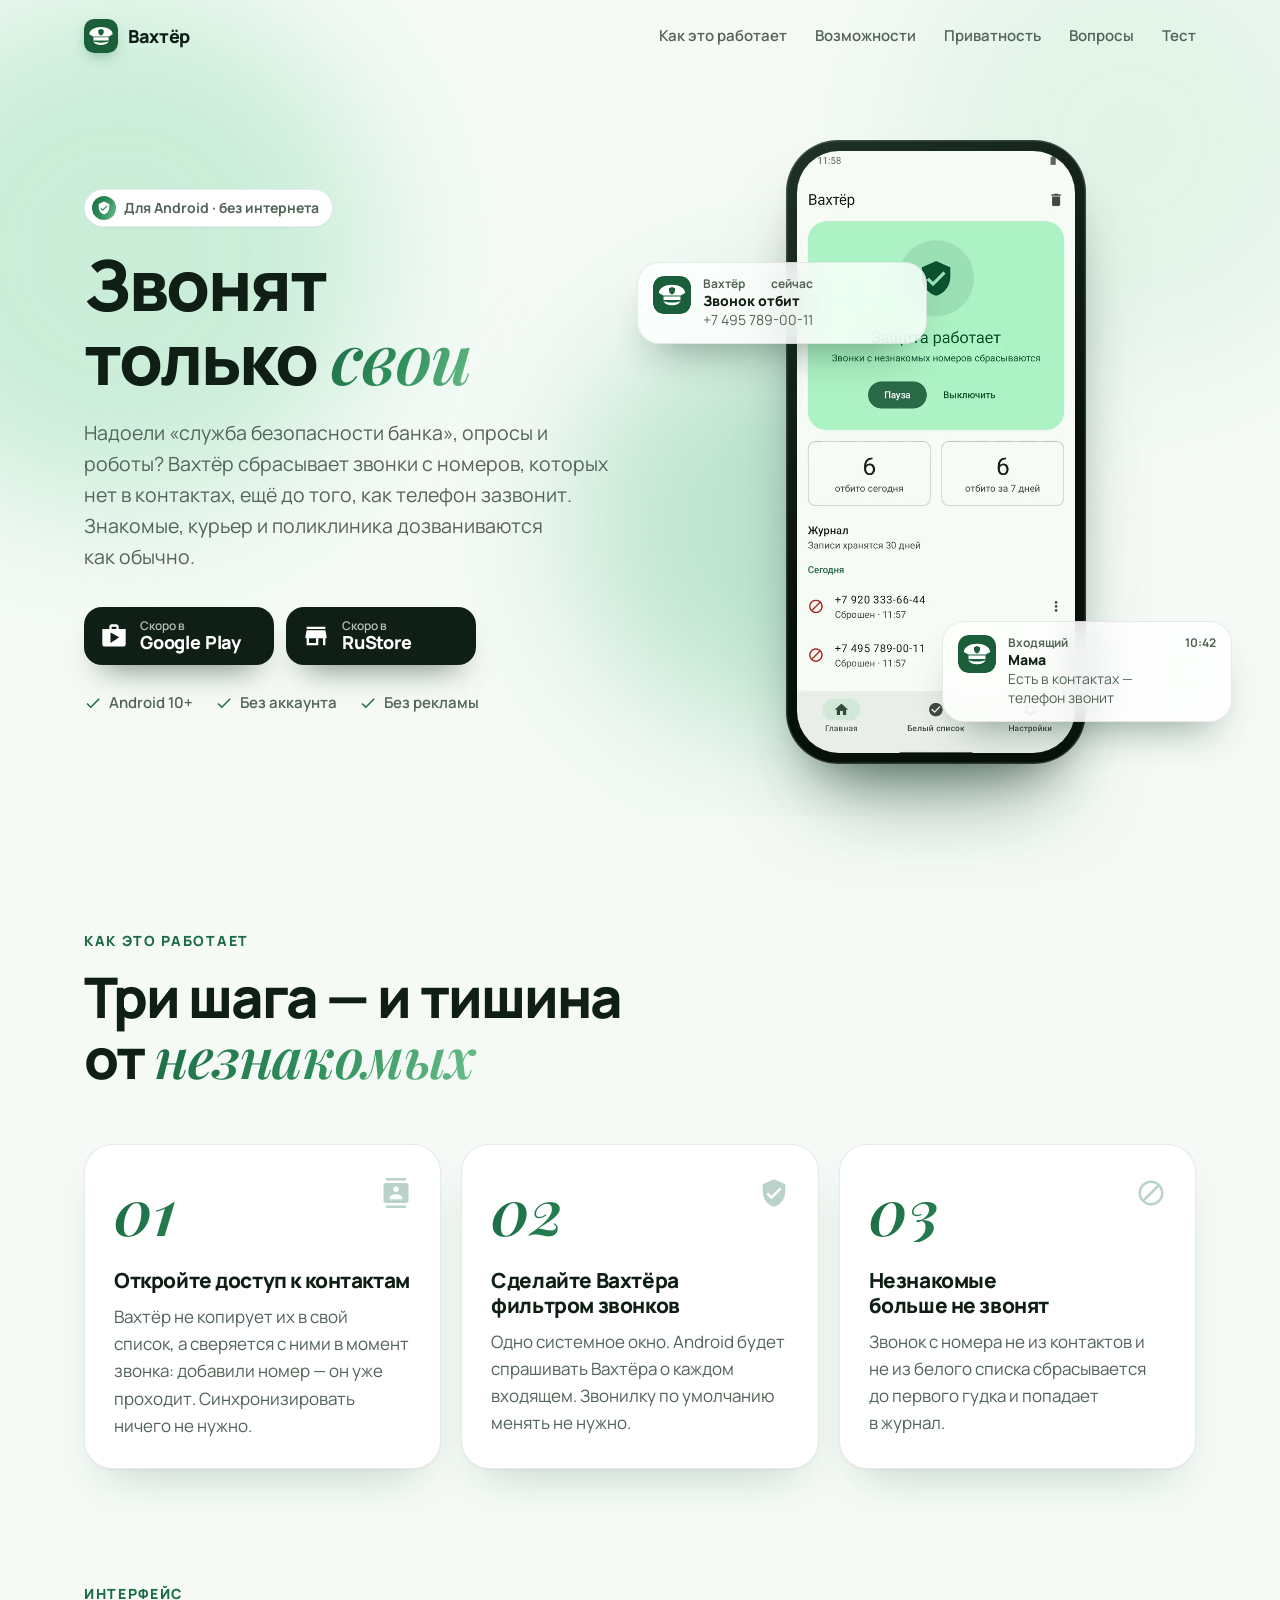
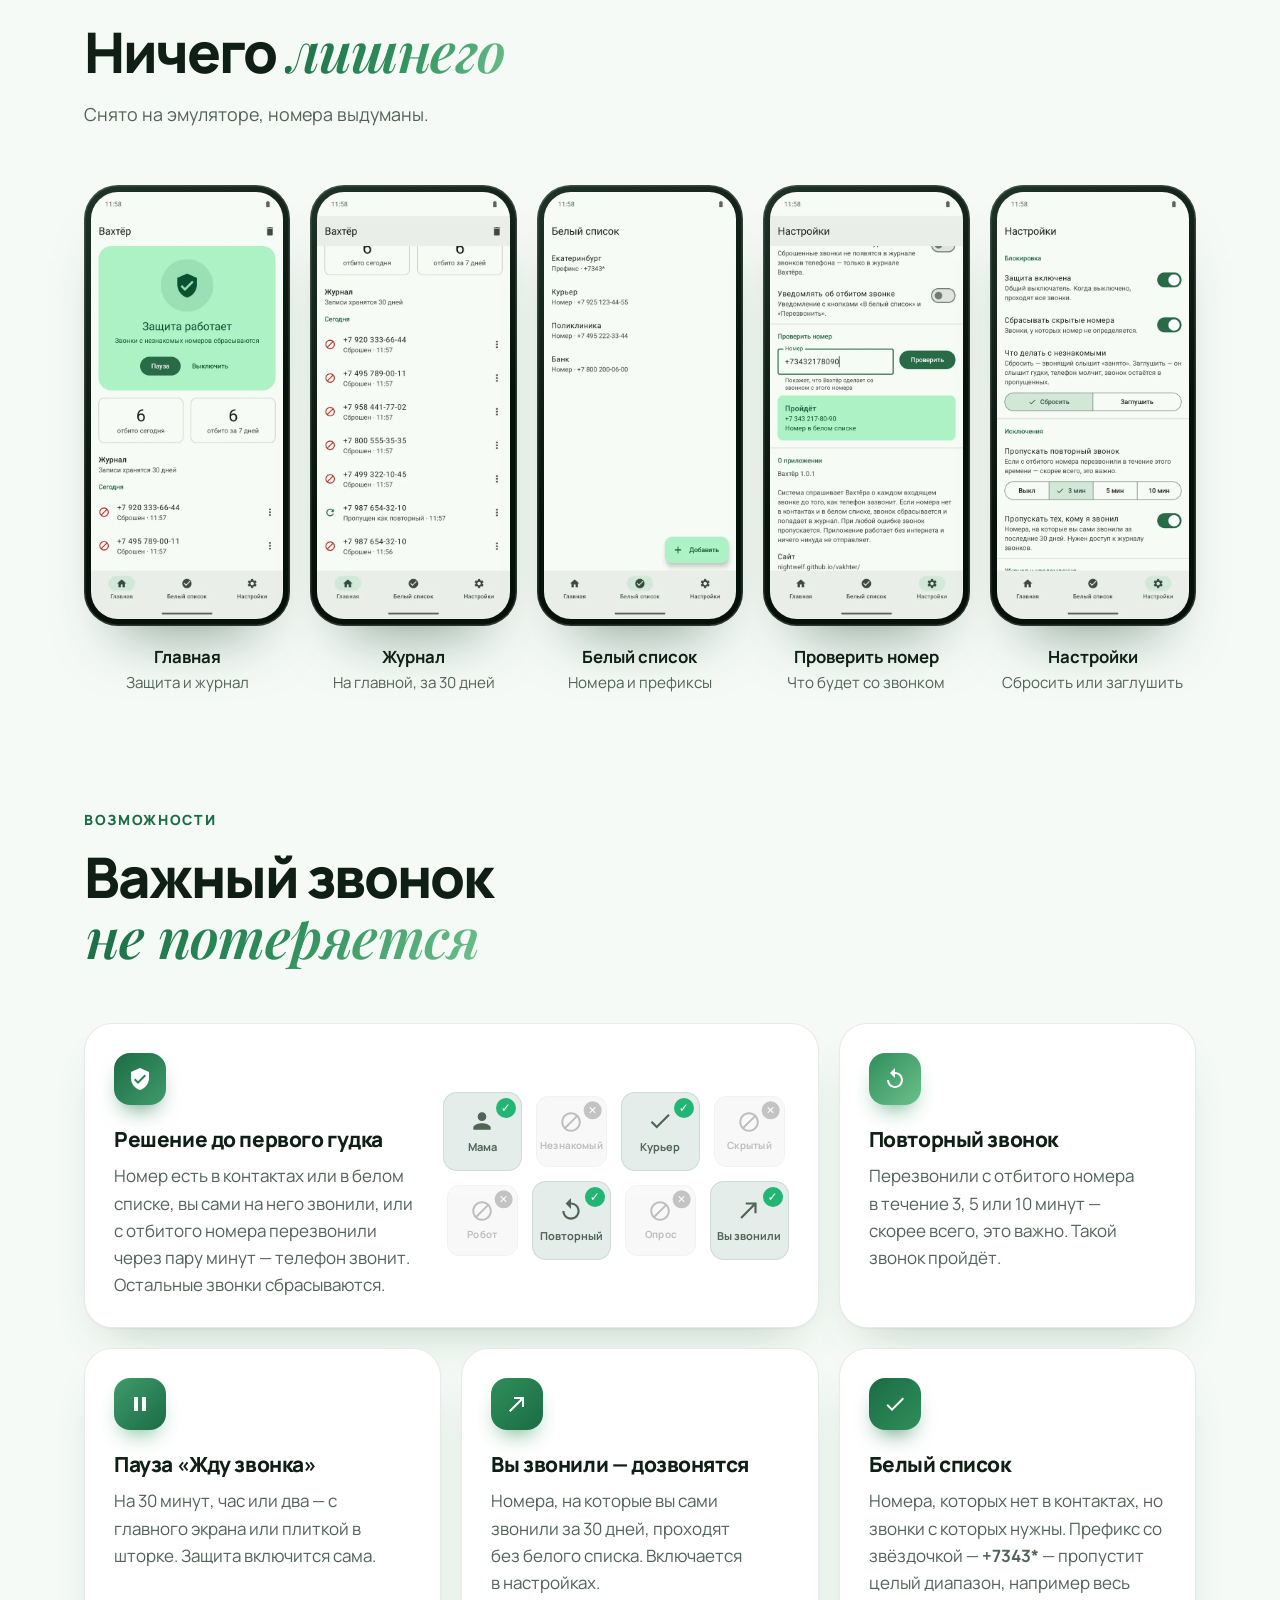
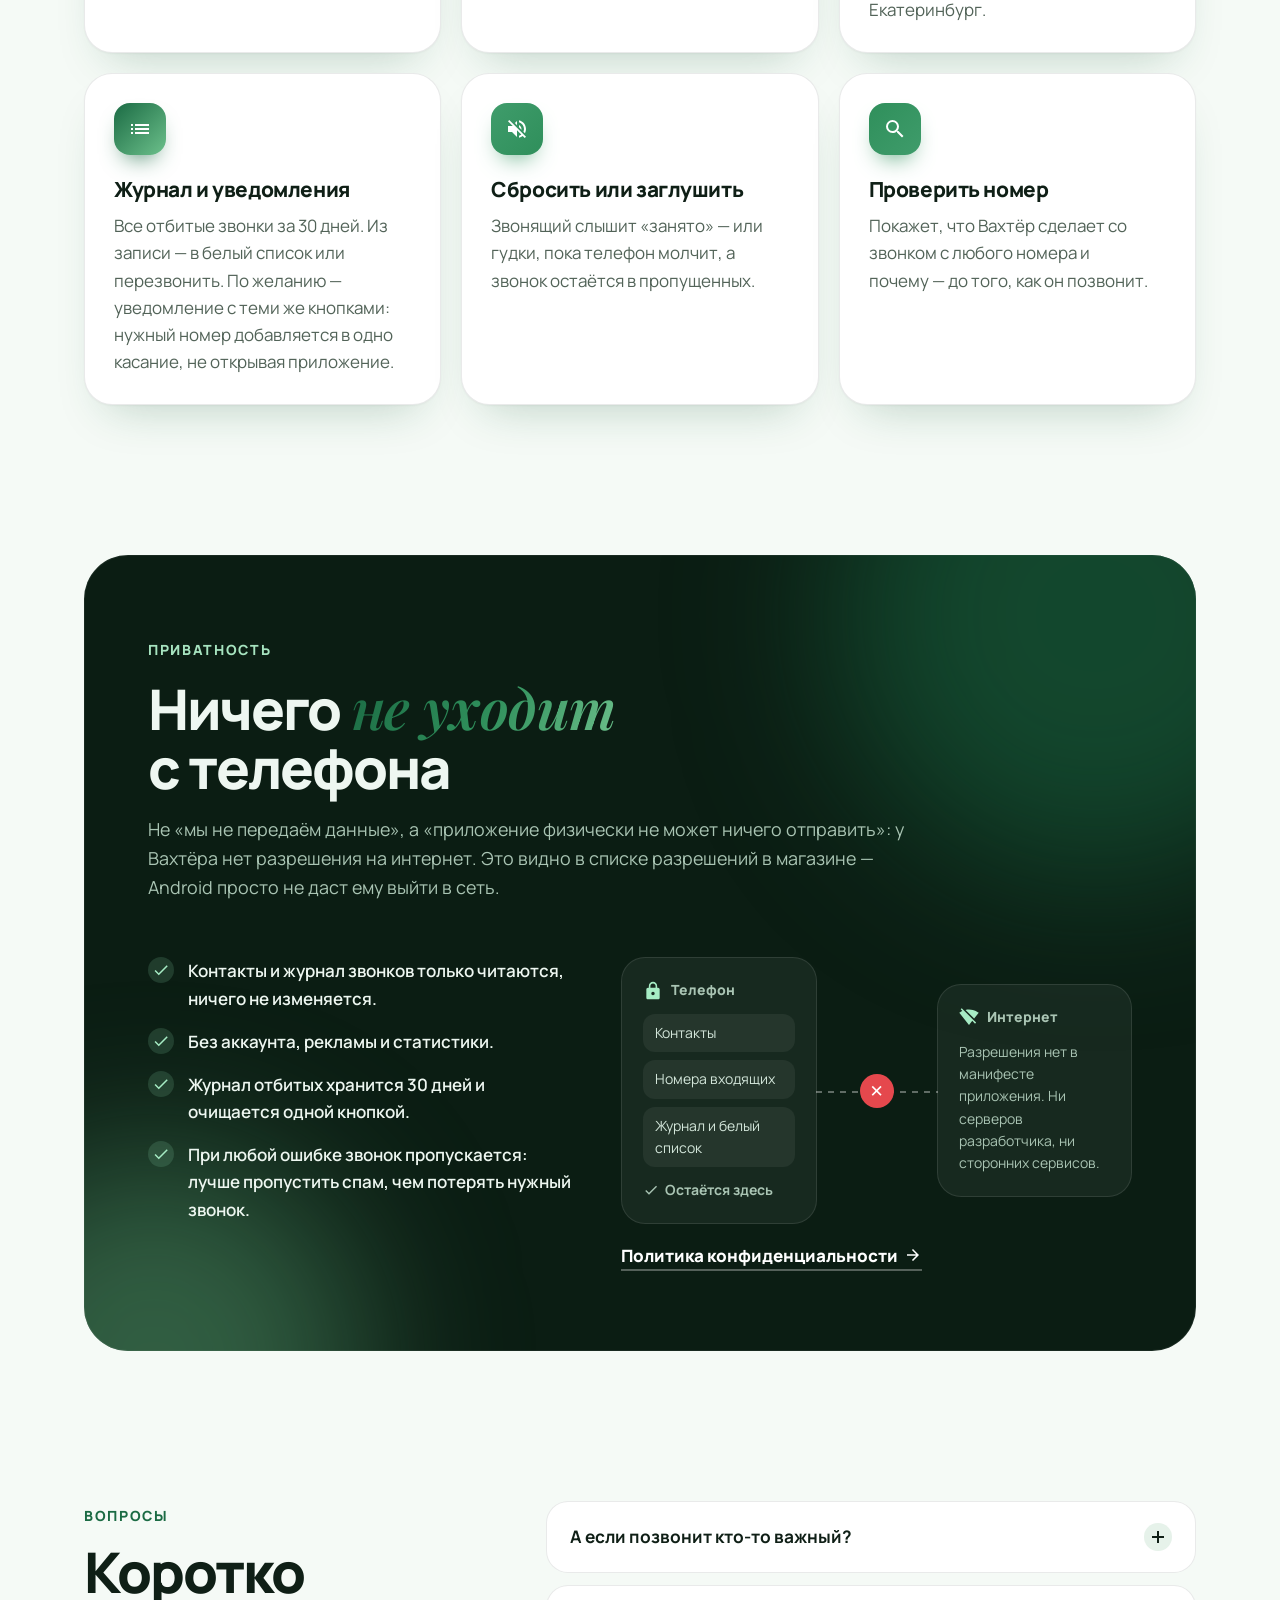
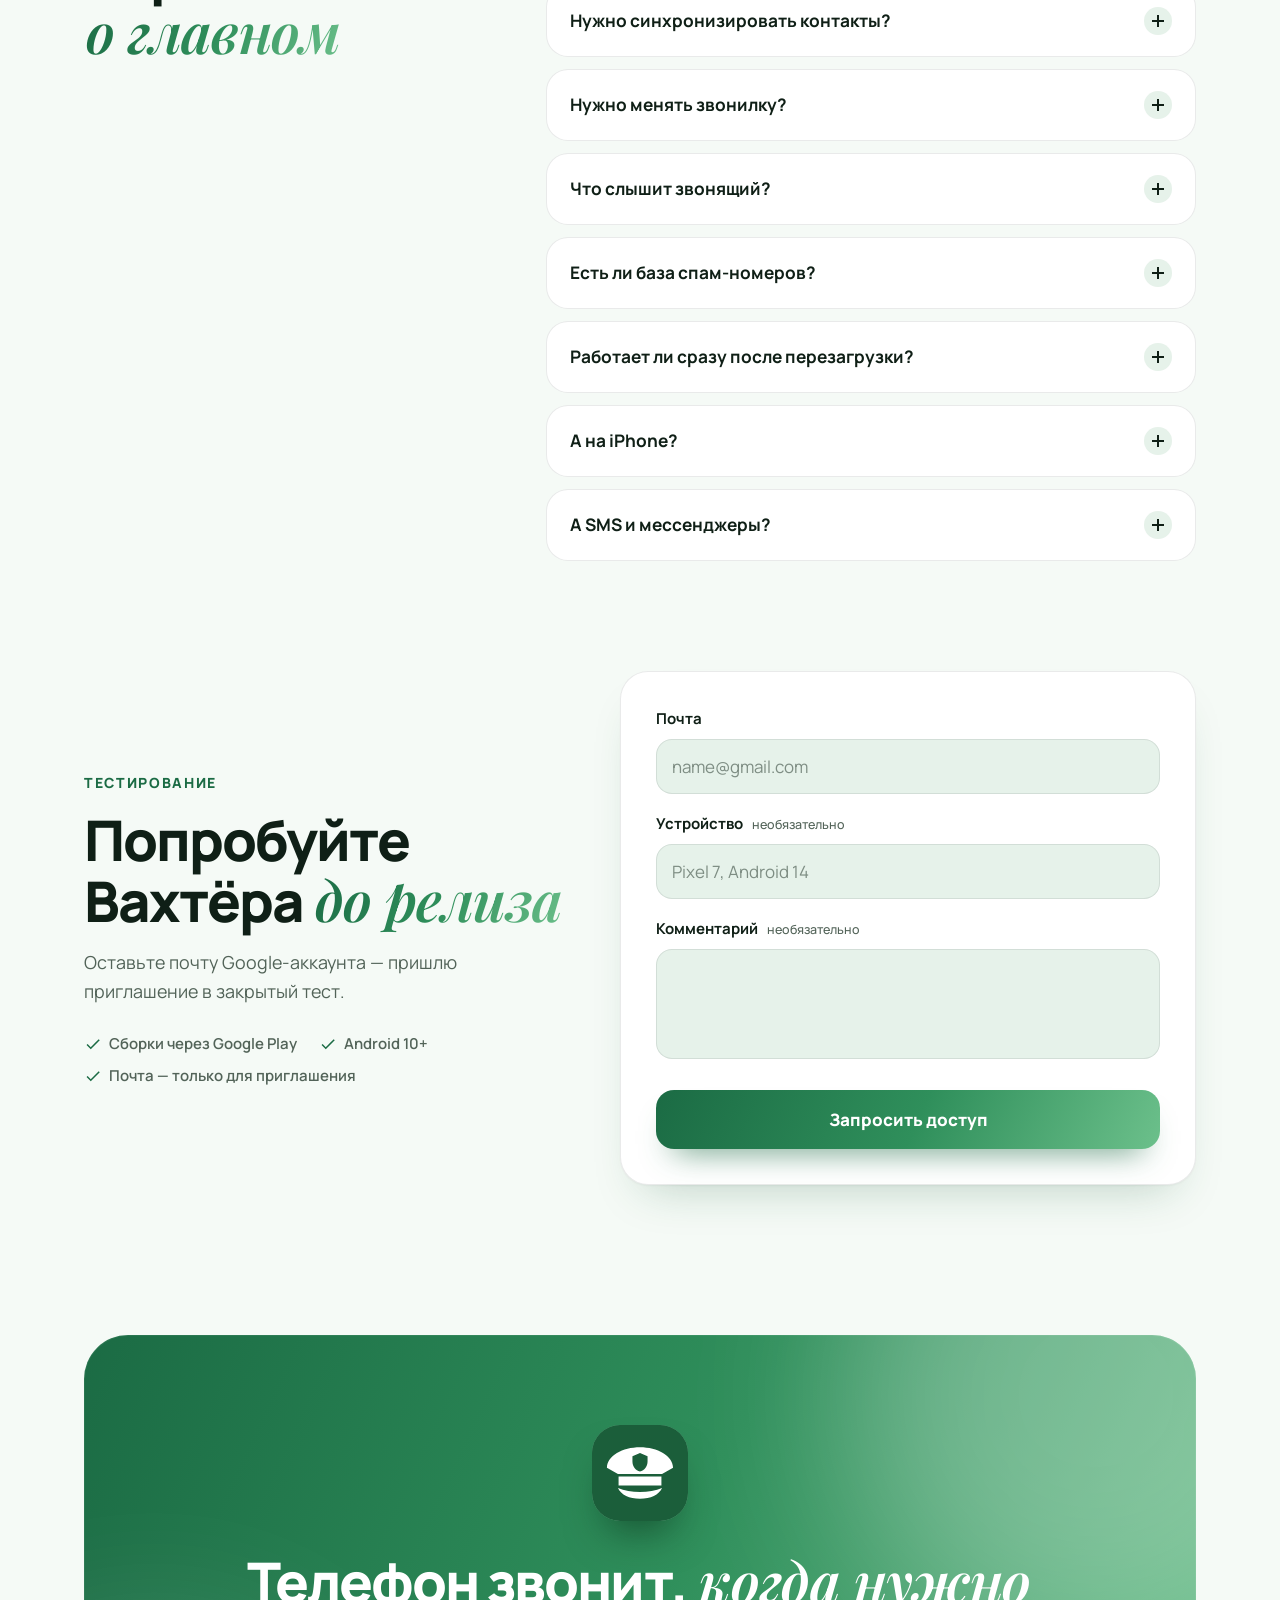
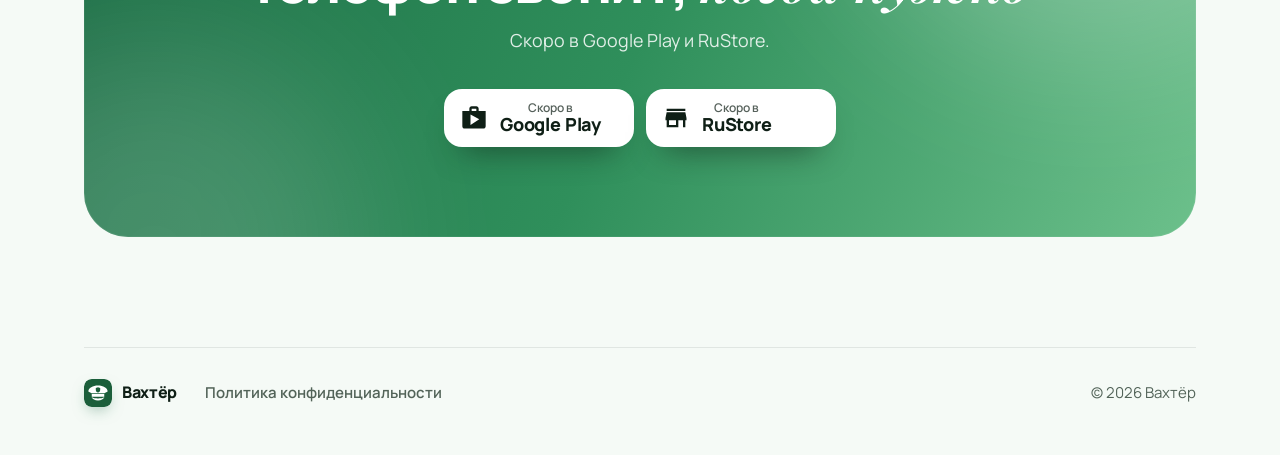
<file: index.html>
<!doctype html>
<html lang="ru">
<head>
  <meta charset="utf-8">
  <meta name="viewport" content="width=device-width, initial-scale=1">
  <title>Вахтёр — защита от спам-звонков для Android</title>
  <meta name="description" content="Вахтёр сбрасывает звонки с номеров, которых нет в контактах, ещё до того, как телефон зазвонит. Важный звонок всё равно дойдёт. Без интернета, без рекламы.">
  <meta name="theme-color" content="#1b6b44">
  <meta property="og:type" content="website">
  <meta property="og:title" content="Вахтёр">
  <meta property="og:description" content="Звонят только свои. Незнакомые номера сбрасываются ещё до первого гудка.">
  <meta property="og:url" content="https://nightwelf.github.io/vakhter/">
  <meta property="og:image" content="https://nightwelf.github.io/vakhter/assets/og.png">
  <link rel="canonical" href="https://nightwelf.github.io/vakhter/">
  <meta name="twitter:card" content="summary_large_image">
  <link rel="icon" href="assets/favicon.svg" type="image/svg+xml">
  <link rel="apple-touch-icon" href="assets/apple-touch-icon.png">
  <link rel="preload" href="assets/fonts/manrope-cyrillic.woff2" as="font" type="font/woff2" crossorigin>
  <link rel="stylesheet" href="assets/style.css">
  <script>document.documentElement.classList.add("js");</script>
  <script src="assets/main.js" defer></script>
</head>
<body>

<svg class="sprite" aria-hidden="true" focusable="false">
  <!-- Icons: Material Icons (Apache 2.0). -->
  <symbol id="i-shield" viewBox="0 0 24 24"><path d="M12 1 3 5v6c0 5.55 3.84 10.74 9 12 5.16-1.26 9-6.45 9-12V5l-9-4zm-2 16-4-4 1.41-1.41L10 14.17l6.59-6.59L18 9l-8 8z"/></symbol>
  <symbol id="i-check" viewBox="0 0 24 24"><path d="M9 16.17 4.83 12l-1.42 1.41L9 19 21 7l-1.41-1.41z"/></symbol>
  <symbol id="i-shop" viewBox="0 0 24 24"><path d="M16 6V4c0-1.11-.89-2-2-2h-4c-1.11 0-2 .89-2 2v2H2v13c0 1.11.89 2 2 2h16c1.11 0 2-.89 2-2V6h-6zm-6-2h4v2h-4V4zM9 18V9l7.5 4L9 18z"/></symbol>
  <symbol id="i-store" viewBox="0 0 24 24"><path d="M20 4H4v2h16V4zm1 10v-2l-1-5H4l-1 5v2h1v6h10v-6h4v6h2v-6h1zm-9 4H6v-4h6v4z"/></symbol>
  <symbol id="i-contacts" viewBox="0 0 24 24"><path d="M20 0H4v2h16V0zM4 24h16v-2H4v2zM20 4H4c-1.1 0-2 .9-2 2v12c0 1.1.9 2 2 2h16c1.1 0 2-.9 2-2V6c0-1.1-.9-2-2-2zm-8 2.75c1.24 0 2.25 1.01 2.25 2.25s-1.01 2.25-2.25 2.25S9.75 10.24 9.75 9 10.76 6.75 12 6.75zM17 17H7v-1.5c0-1.67 3.33-2.5 5-2.5s5 .83 5 2.5V17z"/></symbol>
  <symbol id="i-block" viewBox="0 0 24 24"><path d="M12 2C6.48 2 2 6.48 2 12s4.48 10 10 10 10-4.48 10-10S17.52 2 12 2zM4 12c0-4.42 3.58-8 8-8 1.85 0 3.55.63 4.9 1.69L5.69 16.9A7.902 7.902 0 0 1 4 12zm8 8c-1.85 0-3.55-.63-4.9-1.69L18.31 7.1A7.902 7.902 0 0 1 20 12c0 4.42-3.58 8-8 8z"/></symbol>
  <symbol id="i-replay" viewBox="0 0 24 24"><path d="M12 5V1L7 6l5 5V7c3.31 0 6 2.69 6 6s-2.69 6-6 6-6-2.69-6-6H4c0 4.42 3.58 8 8 8s8-3.58 8-8-3.58-8-8-8z"/></symbol>
  <symbol id="i-pause" viewBox="0 0 24 24"><path d="M6 19h4V5H6v14zm8-14v14h4V5h-4z"/></symbol>
  <symbol id="i-list" viewBox="0 0 24 24"><path d="M3 13h2v-2H3v2zm0 4h2v-2H3v2zm0-8h2V7H3v2zm4 4h14v-2H7v2zm0 4h14v-2H7v2zM7 7v2h14V7H7z"/></symbol>
  <symbol id="i-outgoing" viewBox="0 0 24 24"><path d="M9 5v2h6.59L4 18.59 5.41 20 17 8.41V15h2V5z"/></symbol>
  <symbol id="i-search" viewBox="0 0 24 24"><path d="M15.5 14h-.79l-.28-.27A6.471 6.471 0 0 0 16 9.5 6.5 6.5 0 1 0 9.5 16c1.61 0 3.09-.59 4.23-1.57l.27.28v.79l5 4.99L20.49 19l-4.99-5zm-6 0C7.01 14 5 11.99 5 9.5S7.01 5 9.5 5 14 7.01 14 9.5 11.99 14 9.5 14z"/></symbol>
  <symbol id="i-volume-off" viewBox="0 0 24 24"><path d="M16.5 12c0-1.77-1.02-3.29-2.5-4.03v2.21l2.45 2.45c.03-.2.05-.41.05-.63zm2.5 0c0 .94-.2 1.82-.54 2.64l1.51 1.51A8.796 8.796 0 0 0 21 12c0-4.28-2.99-7.86-7-8.77v2.06c2.89.86 5 3.54 5 6.71zM4.27 3 3 4.27 7.73 9H3v6h4l5 5v-6.73l4.25 4.25c-.67.52-1.42.93-2.25 1.18v2.06a8.99 8.99 0 0 0 3.69-1.81L19.73 21 21 19.73l-9-9L4.27 3zM12 4 9.91 6.09 12 8.18V4z"/></symbol>
  <symbol id="i-bell" viewBox="0 0 24 24"><path d="M12 22c1.1 0 2-.9 2-2h-4c0 1.1.89 2 2 2zm6-6v-5c0-3.07-1.64-5.64-4.5-6.32V4c0-.83-.67-1.5-1.5-1.5s-1.5.67-1.5 1.5v.68C7.63 5.36 6 7.92 6 11v5l-2 2v1h16v-1l-2-2z"/></symbol>
  <symbol id="i-person" viewBox="0 0 24 24"><path d="M12 12c2.21 0 4-1.79 4-4s-1.79-4-4-4-4 1.79-4 4 1.79 4 4 4zm0 2c-2.67 0-8 1.34-8 4v2h16v-2c0-2.66-5.33-4-8-4z"/></symbol>
  <symbol id="i-lock" viewBox="0 0 24 24"><path d="M18 8h-1V6c0-2.76-2.24-5-5-5S7 3.24 7 6v2H6c-1.1 0-2 .9-2 2v10c0 1.1.9 2 2 2h12c1.1 0 2-.9 2-2V10c0-1.1-.9-2-2-2zm-6 9c-1.1 0-2-.9-2-2s.9-2 2-2 2 .9 2 2-.9 2-2 2zm3.1-9H8.9V6c0-1.71 1.39-3.1 3.1-3.1 1.71 0 3.1 1.39 3.1 3.1v2z"/></symbol>
  <symbol id="i-wifi-off" viewBox="0 0 24 24"><path d="M23.64 7c-.45-.34-4.93-4-11.64-4-1.5 0-2.89.19-4.15.48L18.18 13.8 23.64 7zm-6.6 8.22L3.27 1.44 2 2.72l2.05 2.06C1.91 5.76.59 6.82.36 7l11.63 14.49.01.01.01-.01 3.9-4.86 3.32 3.32 1.27-1.27-3.46-3.46z"/></symbol>
  <symbol id="i-arrow" viewBox="0 0 24 24"><path d="m12 4-1.41 1.41L16.17 11H4v2h12.17l-5.58 5.59L12 20l8-8z"/></symbol>
</svg>

<a class="skip" href="#main">К содержанию</a>

<header class="header">
  <div class="wrap">
    <a class="brand" href="./"><img src="assets/favicon.svg" alt="" width="34" height="34"><span>Вахтёр</span></a>
    <nav class="nav" aria-label="Разделы">
      <a href="#how">Как это работает</a>
      <a href="#features">Возможности</a>
      <a href="#privacy">Приватность</a>
      <a href="#faq">Вопросы</a>
      <a href="#beta">Тест</a>
    </nav>
  </div>
</header>

<main id="main">

  <section class="hero">
    <div class="aurora" aria-hidden="true"><span></span><span></span><span></span></div>
    <div class="wrap">
      <div>
        <span class="eyebrow"><i><svg class="ic"><use href="#i-shield"/></svg></i>Для Android · без интернета</span>
        <h1>Звонят только <em>свои</em></h1>
        <p class="lead">Надоели «служба безопасности банка», опросы и роботы? Вахтёр сбрасывает звонки с номеров, которых нет в контактах, ещё до того, как телефон зазвонит. Знакомые, курьер и поликлиника дозваниваются как обычно.</p>
        <!-- Not in the stores yet: swap in the real store links after publishing. -->
        <div class="stores">
          <a class="store" aria-disabled="true"><svg class="ic"><use href="#i-shop"/></svg>
            <span><small>Скоро в</small><b>Google Play</b></span></a>
          <a class="store" aria-disabled="true"><svg class="ic"><use href="#i-store"/></svg>
            <span><small>Скоро в</small><b>RuStore</b></span></a>
        </div>
        <ul class="facts">
          <li><svg class="ic"><use href="#i-check"/></svg>Android 10+</li>
          <li><svg class="ic"><use href="#i-check"/></svg>Без аккаунта</li>
          <li><svg class="ic"><use href="#i-check"/></svg>Без рекламы</li>
        </ul>
      </div>

      <div class="visual" aria-hidden="true">
        <div class="notif">
          <img src="assets/favicon.svg" alt="" width="38" height="38">
          <div>
            <p><span>Вахтёр</span><span>сейчас</span></p>
            <strong>Звонок отбит</strong>
            <p>+7 495 789-00-11</p>
          </div>
        </div>
        <div class="phone">
          <div class="screen"><img src="assets/shots/1_home.webp" alt="" width="540" height="1200"></div>
        </div>
        <div class="notif n2">
          <img src="assets/favicon.svg" alt="" width="38" height="38">
          <div>
            <p><span>Входящий</span><span>10:42</span></p>
            <strong>Мама</strong>
            <p>Есть в контактах&nbsp;— телефон звонит</p>
          </div>
        </div>
      </div>
    </div>
  </section>

  <section class="section" id="how">
    <div class="wrap">
      <div class="head reveal">
        <span class="kicker">Как это работает</span>
        <h2>Три шага&nbsp;— и тишина от <em>незнакомых</em></h2>
      </div>
      <div class="steps">
        <article class="card step reveal">
          <svg class="ic"><use href="#i-contacts"/></svg>
          <h3>Откройте доступ к контактам</h3>
          <p>Вахтёр не копирует их в свой список, а сверяется с ними в момент звонка: добавили номер&nbsp;— он уже проходит. Синхронизировать ничего не нужно.</p>
        </article>
        <article class="card step reveal" style="--delay:.1s">
          <svg class="ic"><use href="#i-shield"/></svg>
          <h3>Сделайте Вахтёра фильтром звонков</h3>
          <p>Одно системное окно. Android будет спрашивать Вахтёра о каждом входящем. Звонилку по умолчанию менять не нужно.</p>
        </article>
        <article class="card step reveal" style="--delay:.2s">
          <svg class="ic"><use href="#i-block"/></svg>
          <h3>Незнакомые больше не звонят</h3>
          <p>Звонок с номера не из контактов и не из белого списка сбрасывается до первого гудка и попадает в журнал.</p>
        </article>
      </div>
    </div>
  </section>

  <section class="section" id="screens" style="padding-top:0">
    <div class="wrap">
      <div class="head reveal">
        <span class="kicker">Интерфейс</span>
        <h2>Ничего <em>лишнего</em></h2>
        <p>Снято на эмуляторе, номера выдуманы.</p>
      </div>
      <div class="shots">
        <figure class="shot reveal">
          <div class="frame"><img src="assets/shots/1_home.webp" alt="Главный экран: защита работает, отбито сегодня 6 звонков" width="540" height="1200" loading="lazy"></div>
          <figcaption><b>Главная</b>Защита и журнал</figcaption>
        </figure>
        <figure class="shot reveal" style="--delay:.08s">
          <div class="frame"><img src="assets/shots/2_journal.webp" alt="Журнал отбитых звонков на главном экране" width="540" height="1200" loading="lazy"></div>
          <figcaption><b>Журнал</b>На главной, за 30 дней</figcaption>
        </figure>
        <figure class="shot reveal" style="--delay:.16s">
          <div class="frame"><img src="assets/shots/3_whitelist.webp" alt="Белый список: банк, поликлиника, курьер, префикс +7343" width="540" height="1200" loading="lazy"></div>
          <figcaption><b>Белый список</b>Номера и префиксы</figcaption>
        </figure>
        <figure class="shot reveal" style="--delay:.24s">
          <div class="frame"><img src="assets/shots/4_check.webp" alt="Проверка номера: пройдёт, номер в белом списке" width="540" height="1200" loading="lazy"></div>
          <figcaption><b>Проверить номер</b>Что будет со звонком</figcaption>
        </figure>
        <figure class="shot reveal" style="--delay:.32s">
          <div class="frame"><img src="assets/shots/5_settings.webp" alt="Настройки блокировки и исключений" width="540" height="1200" loading="lazy"></div>
          <figcaption><b>Настройки</b>Сбросить или заглушить</figcaption>
        </figure>
      </div>
    </div>
  </section>

  <section class="section" id="features" style="padding-top:0">
    <div class="wrap">
      <div class="head reveal">
        <span class="kicker">Возможности</span>
        <h2>Важный звонок <em>не потеряется</em></h2>
      </div>
      <div class="bento">
        <article class="card wide reveal">
          <div>
            <span class="badge" style="--c1:#1b6b44;--c2:#3f9c6b"><svg class="ic"><use href="#i-shield"/></svg></span>
            <h3>Решение до первого гудка</h3>
            <p>Номер есть в контактах или в белом списке, вы сами на него звонили, или с отбитого номера перезвонили через пару минут&nbsp;— телефон звонит. Остальные звонки сбрасываются.</p>
          </div>
          <div class="tiles" aria-hidden="true">
            <div class="tile good"><svg class="ic"><use href="#i-person"/></svg>Мама</div>
            <div class="tile bad" style="--d:.15s"><svg class="ic"><use href="#i-block"/></svg>Незнакомый</div>
            <div class="tile good" style="--d:.3s"><svg class="ic"><use href="#i-check"/></svg>Курьер</div>
            <div class="tile bad" style="--d:.45s"><svg class="ic"><use href="#i-block"/></svg>Скрытый</div>
            <div class="tile bad" style="--d:.6s"><svg class="ic"><use href="#i-block"/></svg>Робот</div>
            <div class="tile good" style="--d:.75s"><svg class="ic"><use href="#i-replay"/></svg>Повторный</div>
            <div class="tile bad" style="--d:.9s"><svg class="ic"><use href="#i-block"/></svg>Опрос</div>
            <div class="tile good" style="--d:1.05s"><svg class="ic"><use href="#i-outgoing"/></svg>Вы звонили</div>
          </div>
        </article>
        <article class="card reveal" style="--delay:.1s">
          <span class="badge" style="--c1:#2f8f5b;--c2:#6cc08b"><svg class="ic"><use href="#i-replay"/></svg></span>
          <h3>Повторный звонок</h3>
          <p>Перезвонили с отбитого номера в течение 3, 5 или 10 минут&nbsp;— скорее всего, это важно. Такой звонок пройдёт.</p>
        </article>
        <article class="card reveal">
          <span class="badge" style="--c1:#3f9c6b;--c2:#1b6b44"><svg class="ic"><use href="#i-pause"/></svg></span>
          <h3>Пауза «Жду звонка»</h3>
          <p>На 30 минут, час или два&nbsp;— с главного экрана или плиткой в шторке. Защита включится сама.</p>
        </article>
        <article class="card reveal" style="--delay:.1s">
          <span class="badge" style="--c1:#2f8f5b;--c2:#1b6b44"><svg class="ic"><use href="#i-outgoing"/></svg></span>
          <h3>Вы звонили&nbsp;— дозвонятся</h3>
          <p>Номера, на которые вы сами звонили за 30 дней, проходят без белого списка. Включается в настройках.</p>
        </article>
        <article class="card reveal" style="--delay:.2s">
          <span class="badge" style="--c1:#1b6b44;--c2:#2f8f5b"><svg class="ic"><use href="#i-check"/></svg></span>
          <h3>Белый список</h3>
          <p>Номера, которых нет в контактах, но звонки с которых нужны. Префикс со звёздочкой&nbsp;— <b>+7343*</b>&nbsp;— пропустит целый диапазон, например весь Екатеринбург.</p>
        </article>
        <article class="card reveal">
          <span class="badge" style="--c1:#1b6b44;--c2:#6cc08b"><svg class="ic"><use href="#i-list"/></svg></span>
          <h3>Журнал и уведомления</h3>
          <p>Все отбитые звонки за 30 дней. Из записи&nbsp;— в белый список или перезвонить. По желанию&nbsp;— уведомление с теми же кнопками: нужный номер добавляется в одно касание, не открывая приложение.</p>
        </article>
        <article class="card reveal" style="--delay:.1s">
          <span class="badge" style="--c1:#3f9c6b;--c2:#2f8f5b"><svg class="ic"><use href="#i-volume-off"/></svg></span>
          <h3>Сбросить или заглушить</h3>
          <p>Звонящий слышит «занято»&nbsp;— или гудки, пока телефон молчит, а звонок остаётся в пропущенных.</p>
        </article>
        <article class="card reveal" style="--delay:.2s">
          <span class="badge" style="--c1:#2f8f5b;--c2:#3f9c6b"><svg class="ic"><use href="#i-search"/></svg></span>
          <h3>Проверить номер</h3>
          <p>Покажет, что Вахтёр сделает со звонком с любого номера и почему&nbsp;— до того, как он позвонит.</p>
        </article>
      </div>
    </div>
  </section>

  <section class="privacy" id="privacy">
    <div class="wrap">
      <div class="island">
        <div class="head reveal">
          <span class="kicker">Приватность</span>
          <h2>Ничего <em>не уходит</em> с телефона</h2>
          <p>Не «мы не передаём данные», а «приложение физически не может ничего отправить»: у Вахтёра нет разрешения на интернет. Это видно в списке разрешений в магазине&nbsp;— Android просто не даст ему выйти в сеть.</p>
        </div>
        <div class="privacy-grid">
          <ul class="checks reveal">
            <li><svg class="ic"><use href="#i-check"/></svg><span>Контакты и журнал звонков только читаются, ничего не изменяется.</span></li>
            <li><svg class="ic"><use href="#i-check"/></svg><span>Без аккаунта, рекламы и статистики.</span></li>
            <li><svg class="ic"><use href="#i-check"/></svg><span>Журнал отбитых хранится 30 дней и очищается одной кнопкой.</span></li>
            <li><svg class="ic"><use href="#i-check"/></svg><span>При любой ошибке звонок пропускается: лучше пропустить спам, чем потерять нужный звонок.</span></li>
          </ul>
          <div class="reveal" style="--delay:.15s">
            <div class="flow">
              <div class="node">
                <p class="node-title"><svg class="ic"><use href="#i-lock"/></svg>Телефон</p>
                <ul>
                  <li>Контакты</li>
                  <li>Номера входящих</li>
                  <li>Журнал и белый список</li>
                </ul>
                <p class="node-note"><svg class="ic"><use href="#i-check"/></svg>Остаётся здесь</p>
              </div>
              <div class="track" aria-hidden="true"><b>✕</b></div>
              <div class="node">
                <p class="node-title"><svg class="ic"><use href="#i-wifi-off"/></svg>Интернет</p>
                <p>Разрешения нет в манифесте приложения. Ни серверов разработчика, ни сторонних сервисов.</p>
              </div>
            </div>
            <a class="more" href="privacy.html">Политика конфиденциальности <svg class="ic"><use href="#i-arrow"/></svg></a>
          </div>
        </div>
      </div>
    </div>
  </section>

  <section class="section" id="faq">
    <div class="wrap faq">
      <div class="head reveal">
        <span class="kicker">Вопросы</span>
        <h2>Коротко <em>о главном</em></h2>
      </div>
      <div class="qa reveal">
        <details>
          <summary>А если позвонит кто-то важный?</summary>
          <p>Для этого есть повторный звонок (перезвонили в течение нескольких минут&nbsp;— пройдёт), пауза «Жду звонка», белый список и «Пропускать тех, кому я звонил». Каждый отбитый звонок виден в журнале, а по желанию приходит уведомление с кнопкой «Перезвонить».</p>
        </details>
        <details>
          <summary>Нужно синхронизировать контакты?</summary>
          <p>Нет. Вахтёр не хранит копию телефонной книги, а проверяет номер по контактам в момент звонка. Добавили или удалили контакт&nbsp;— это сразу учитывается, и защита не может остаться с пустым списком и отбивать всех подряд.</p>
        </details>
        <details>
          <summary>Нужно менять звонилку?</summary>
          <p>Нет. Вахтёр использует системную роль «Определитель номера и защита от спама»: звоните и принимайте звонки как раньше.</p>
        </details>
        <details>
          <summary>Что слышит звонящий?</summary>
          <p>В режиме «Сбросить»&nbsp;— «занято». В режиме «Заглушить»&nbsp;— обычные гудки: телефон молчит, а звонок остаётся в пропущенных.</p>
        </details>
        <details>
          <summary>Есть ли база спам-номеров?</summary>
          <p>Нет, и это намеренно. Вахтёр не гадает, кто спамер, а пропускает только своих. Поэтому ему не нужны ни интернет, ни обновления баз&nbsp;— и новый номер мошенника тоже не дозвонится.</p>
        </details>
        <details>
          <summary>Работает ли сразу после перезагрузки?</summary>
          <p>До первой разблокировки телефона контакты и настройки зашифрованы, и в это время звонки проходят. После разблокировки защита работает как обычно.</p>
        </details>
        <details>
          <summary>А на iPhone?</summary>
          <p>Вахтёр&nbsp;— только для Android 10 и новее.</p>
        </details>
        <details>
          <summary>А SMS и мессенджеры?</summary>
          <p>Нет, Вахтёр фильтрует только обычные сотовые звонки. SMS и звонки в WhatsApp, Telegram и других мессенджерах он не трогает.</p>
        </details>
      </div>
    </div>
  </section>

  <section class="section" id="beta" style="padding-top:0">
    <div class="wrap beta">
      <div class="head reveal">
        <span class="kicker">Тестирование</span>
        <h2>Попробуйте Вахтёра <em>до релиза</em></h2>
        <p>Оставьте почту Google-аккаунта&nbsp;— пришлю приглашение в&nbsp;закрытый тест.</p>
        <ul class="facts">
          <li><svg class="ic"><use href="#i-check"/></svg>Сборки через Google Play</li>
          <li><svg class="ic"><use href="#i-check"/></svg>Android 10+</li>
          <li><svg class="ic"><use href="#i-check"/></svg>Почта&nbsp;— только для приглашения</li>
        </ul>
      </div>

      <form class="card beta-form reveal" id="beta-form">
        <input type="hidden" name="app" value="vakhter">
        <label><span>Почта</span><input type="email" name="email" required maxlength="200" autocomplete="email" placeholder="name@gmail.com"></label>
        <label><span>Устройство <small>необязательно</small></span><input name="device" maxlength="100" placeholder="Pixel 7, Android 14"></label>
        <label><span>Комментарий <small>необязательно</small></span><textarea name="comment" maxlength="1000" rows="3"></textarea></label>
        <input class="hp" name="website" tabindex="-1" autocomplete="off" aria-hidden="true">
        <button type="submit">Запросить доступ</button>
        <span class="beta-status" role="status" aria-live="polite"></span>
      </form>
    </div>
  </section>

  <section class="final">
    <div class="wrap">
      <div class="island reveal">
        <img src="assets/favicon.svg" alt="" width="96" height="96">
        <h2>Телефон звонит, <em>когда нужно</em></h2>
        <p>Скоро в Google Play и RuStore.</p>
        <div class="stores">
          <a class="store" aria-disabled="true"><svg class="ic"><use href="#i-shop"/></svg>
            <span><small>Скоро в</small><b>Google Play</b></span></a>
          <a class="store" aria-disabled="true"><svg class="ic"><use href="#i-store"/></svg>
            <span><small>Скоро в</small><b>RuStore</b></span></a>
        </div>
      </div>
    </div>
  </section>

</main>

<footer class="footer">
  <div class="wrap">
    <a class="brand" href="./"><img src="assets/favicon.svg" alt="" width="28" height="28"><span>Вахтёр</span></a>
    <a href="privacy.html">Политика конфиденциальности</a>
    <span class="copy">© 2026 Вахтёр</span>
  </div>
</footer>

</body>
</html>
</file>
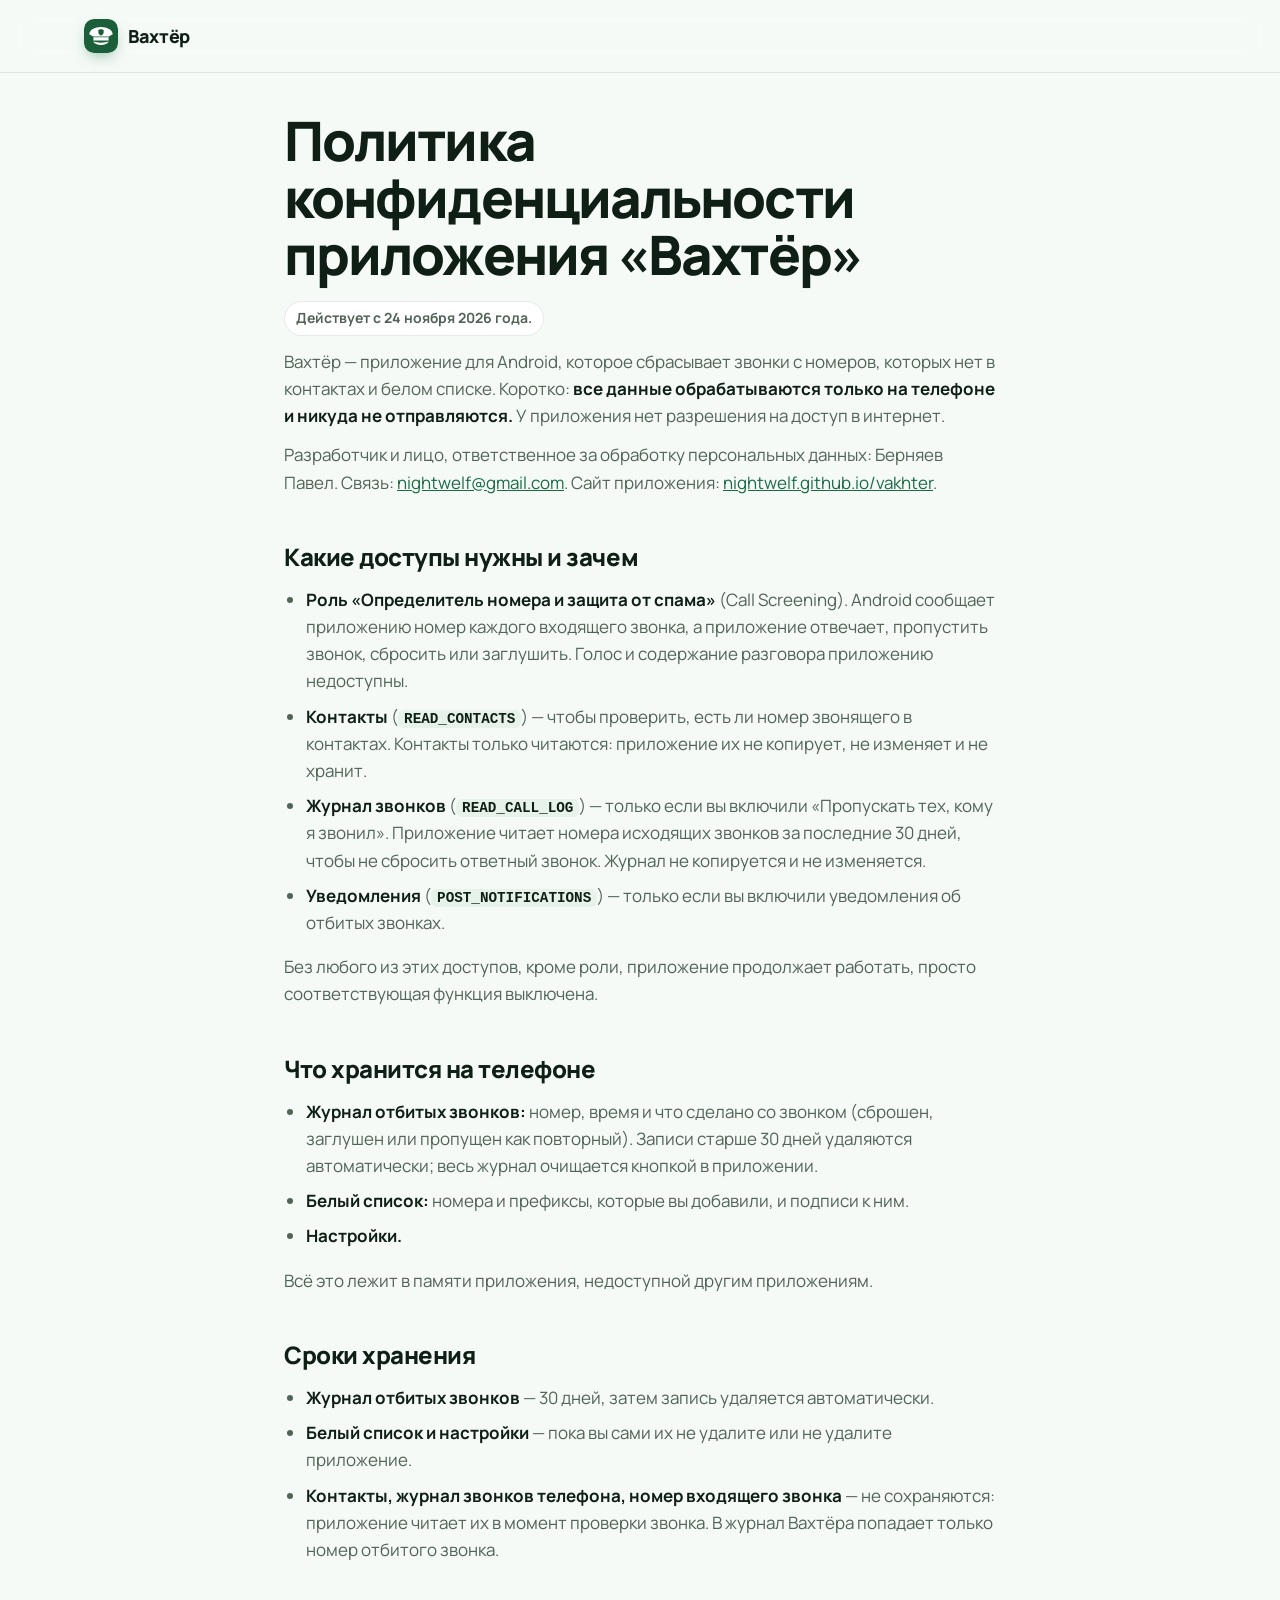
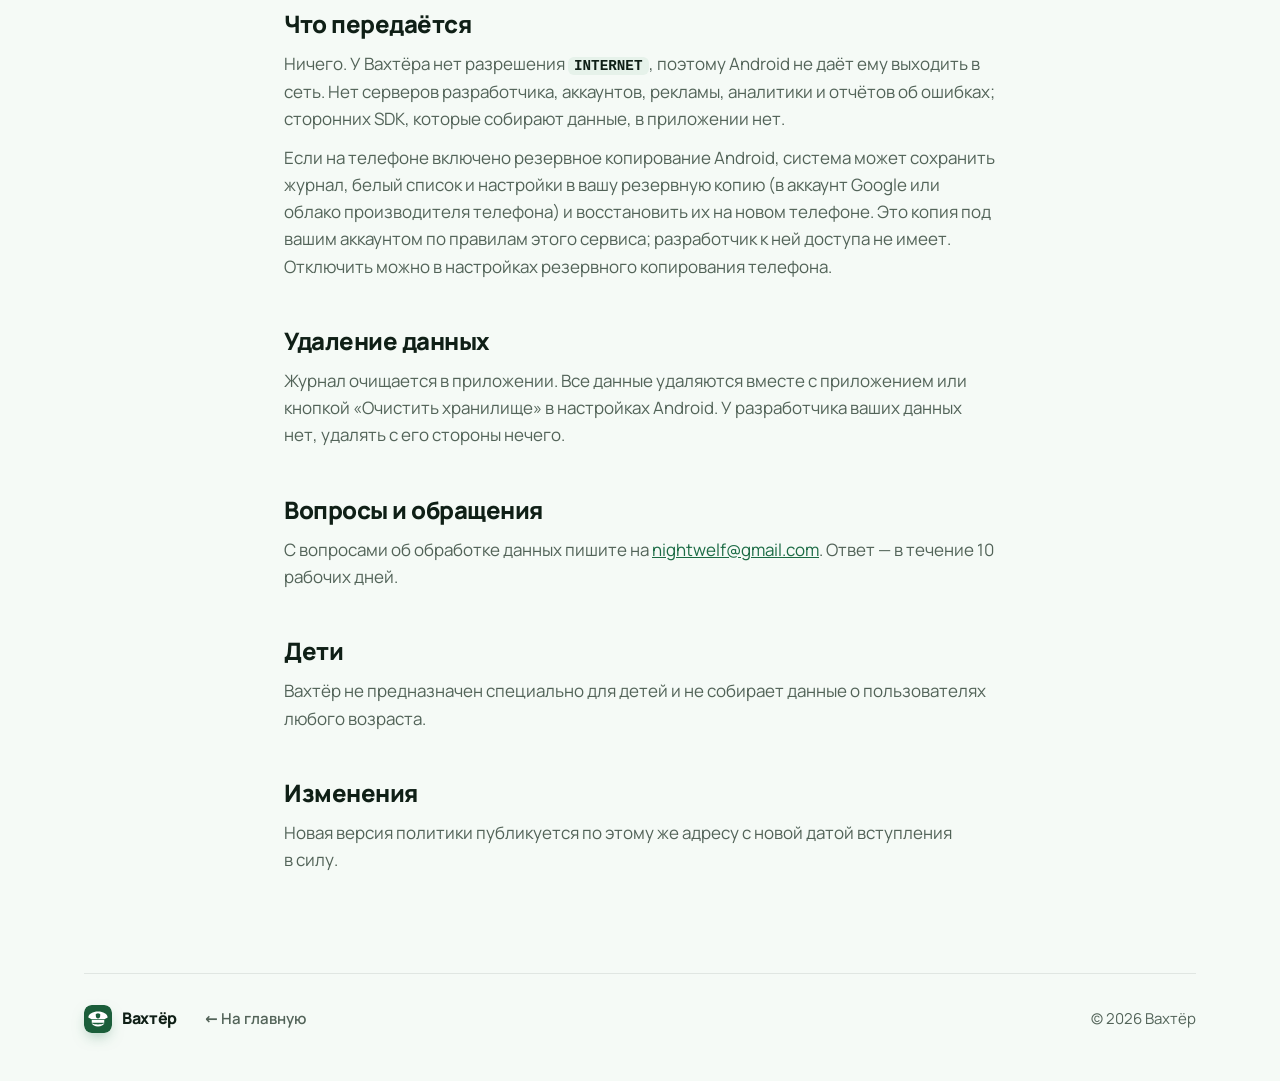
<file: privacy.html>
<!doctype html>
<html lang="ru">
<head>
  <meta charset="utf-8">
  <meta name="viewport" content="width=device-width, initial-scale=1">
  <title>Политика конфиденциальности — Вахтёр</title>
  <meta name="description" content="Как Вахтёр обращается с данными: контакты, номера и журнал звонков обрабатываются только на телефоне и никуда не отправляются.">
  <meta name="theme-color" content="#1b6b44">
  <link rel="icon" href="assets/favicon.svg" type="image/svg+xml">
  <link rel="apple-touch-icon" href="assets/apple-touch-icon.png">
  <link rel="stylesheet" href="assets/style.css">
</head>
<body>
<header class="header is-scrolled">
  <div class="wrap">
    <a class="brand" href="./"><img src="assets/favicon.svg" alt="" width="34" height="34"><span>Вахтёр</span></a>
  </div>
</header>
<!-- The policy itself: edit it here, this page is its only copy. -->
<main class="wrap doc">
<h1>Политика конфиденциальности приложения «Вахтёр»</h1>
<p>Действует с 24 ноября 2026 года.</p>
<p>Вахтёр&nbsp;— приложение для Android, которое сбрасывает звонки с номеров, которых нет в контактах и белом списке. Коротко: <strong>все данные обрабатываются только на телефоне и никуда не отправляются.</strong> У приложения нет разрешения на доступ в интернет.</p>
<p>Разработчик и лицо, ответственное за обработку персональных данных: Берняев Павел. Связь: <a href="mailto:nightwelf@gmail.com">nightwelf@gmail.com</a>. Сайт приложения: <a href="https://nightwelf.github.io/vakhter/">nightwelf.github.io/vakhter</a>.</p>

<h2>Какие доступы нужны и зачем</h2>
<ul>
<li><strong>Роль «Определитель номера и защита от спама»</strong> (Call Screening). Android сообщает приложению номер каждого входящего звонка, а приложение отвечает, пропустить звонок, сбросить или заглушить. Голос и содержание разговора приложению недоступны.</li>
<li><strong>Контакты</strong> (<code>READ_CONTACTS</code>)&nbsp;— чтобы проверить, есть ли номер звонящего в контактах. Контакты только читаются: приложение их не копирует, не изменяет и не хранит.</li>
<li><strong>Журнал звонков</strong> (<code>READ_CALL_LOG</code>)&nbsp;— только если вы включили «Пропускать тех, кому я звонил». Приложение читает номера исходящих звонков за последние 30 дней, чтобы не сбросить ответный звонок. Журнал не копируется и не изменяется.</li>
<li><strong>Уведомления</strong> (<code>POST_NOTIFICATIONS</code>)&nbsp;— только если вы включили уведомления об отбитых звонках.</li>
</ul>
<p>Без любого из этих доступов, кроме роли, приложение продолжает работать, просто соответствующая функция выключена.</p>

<h2>Что хранится на телефоне</h2>
<ul>
<li><strong>Журнал отбитых звонков:</strong> номер, время и что сделано со звонком (сброшен, заглушен или пропущен как повторный). Записи старше 30 дней удаляются автоматически; весь журнал очищается кнопкой в приложении.</li>
<li><strong>Белый список:</strong> номера и префиксы, которые вы добавили, и подписи к ним.</li>
<li><strong>Настройки.</strong></li>
</ul>
<p>Всё это лежит в памяти приложения, недоступной другим приложениям.</p>

<h2>Сроки хранения</h2>
<ul>
<li><strong>Журнал отбитых звонков</strong>&nbsp;— 30 дней, затем запись удаляется автоматически.</li>
<li><strong>Белый список и настройки</strong>&nbsp;— пока вы сами их не удалите или не удалите приложение.</li>
<li><strong>Контакты, журнал звонков телефона, номер входящего звонка</strong>&nbsp;— не сохраняются: приложение читает их в момент проверки звонка. В журнал Вахтёра попадает только номер отбитого звонка.</li>
</ul>

<h2>Что передаётся</h2>
<p>Ничего. У Вахтёра нет разрешения <code>INTERNET</code>, поэтому Android не даёт ему выходить в сеть. Нет серверов разработчика, аккаунтов, рекламы, аналитики и отчётов об ошибках; сторонних SDK, которые собирают данные, в приложении нет.</p>
<p>Если на телефоне включено резервное копирование Android, система может сохранить журнал, белый список и настройки в вашу резервную копию (в аккаунт Google или облако производителя телефона) и восстановить их на новом телефоне. Это копия под вашим аккаунтом по правилам этого сервиса; разработчик к ней доступа не имеет. Отключить можно в настройках резервного копирования телефона.</p>

<h2>Удаление данных</h2>
<p>Журнал очищается в приложении. Все данные удаляются вместе с приложением или кнопкой «Очистить хранилище» в настройках Android. У разработчика ваших данных нет, удалять с его стороны нечего.</p>

<h2>Вопросы и обращения</h2>
<p>С вопросами об обработке данных пишите на <a href="mailto:nightwelf@gmail.com">nightwelf@gmail.com</a>. Ответ&nbsp;— в течение 10 рабочих дней.</p>

<h2>Дети</h2>
<p>Вахтёр не предназначен специально для детей и не собирает данные о пользователях любого возраста.</p>

<h2>Изменения</h2>
<p>Новая версия политики публикуется по этому же адресу с новой датой вступления в силу.</p>
</main>

<footer class="footer">
  <div class="wrap">
    <a class="brand" href="./"><img src="assets/favicon.svg" alt="" width="28" height="28"><span>Вахтёр</span></a>
    <a href="./">← На главную</a>
    <span class="copy">© 2026 Вахтёр</span>
  </div>
</footer>
</body>
</html>
</file>
<file: assets/style.css>
/* Vakhter — site styles. Fonts are self-hosted: a privacy site does
   not hand visitors' IPs to a font CDN. */

@font-face {
  font-family: "Manrope";
  src: url("fonts/manrope-cyrillic.woff2") format("woff2");
  font-weight: 400 800;
  font-display: swap;
  unicode-range: U+0301, U+0400-045F, U+0490-0491, U+04B0-04B1, U+2116;
}
@font-face {
  font-family: "Manrope";
  src: url("fonts/manrope-latin.woff2") format("woff2");
  font-weight: 400 800;
  font-display: swap;
  unicode-range: U+0000-00FF, U+0131, U+0152-0153, U+02BB-02BC, U+02C6, U+02DA,
    U+02DC, U+0304, U+0308, U+0329, U+2000-206F, U+20AC, U+2122, U+2191, U+2193,
    U+2212, U+2215, U+FEFF, U+FFFD;
}
@font-face {
  font-family: "Playfair Display";
  font-style: italic;
  src: url("fonts/playfair-display-cyrillic.woff2") format("woff2");
  font-weight: 500 700;
  font-display: swap;
  unicode-range: U+0301, U+0400-045F, U+0490-0491, U+04B0-04B1, U+2116;
}
@font-face {
  font-family: "Playfair Display";
  font-style: italic;
  src: url("fonts/playfair-display-latin.woff2") format("woff2");
  font-weight: 500 700;
  font-display: swap;
  unicode-range: U+0000-00FF, U+0131, U+0152-0153, U+02BB-02BC, U+02C6, U+02DA,
    U+02DC, U+0304, U+0308, U+0329, U+2000-206F, U+20AC, U+2122, U+2191, U+2193,
    U+2212, U+2215, U+FEFF, U+FFFD;
}

:root {
  --accent: #1b6b44;
  --accent-2: #2f8f5b;
  --accent-3: #6cc08b;
  --sun: #ffb02e;
  --grad: linear-gradient(115deg, var(--accent) 0%, var(--accent-2) 52%, var(--accent-3) 100%);

  --bg: #f5faf6;
  --bg-soft: #e6f2ea;
  --surface: #ffffff;
  --text: #0f1f16;
  --muted: #526358;
  --line: rgba(15, 31, 22, 0.09);
  --shadow: 0 1px 2px rgba(15, 31, 22, 0.04), 0 24px 48px -24px rgba(20, 90, 55, 0.28);
  --btn-bg: #0f1f16;
  --btn-text: #ffffff;

  --radius: 28px;
  --wrap: 1160px;
  --gutter: 24px;
  --ease: cubic-bezier(0.2, 0.7, 0.2, 1);

  color-scheme: light;
}

@media (prefers-color-scheme: dark) {
  :root {
    --bg: #08130d;
    --bg-soft: #0d1c14;
    --surface: #12241a;
    --text: #eef7f1;
    --muted: #9db5a6;
    --line: rgba(255, 255, 255, 0.09);
    --shadow: 0 1px 2px rgba(0, 0, 0, 0.3), 0 24px 48px -24px rgba(0, 0, 0, 0.7);
    --btn-bg: #ffffff;
    --btn-text: #0f1f16;
    color-scheme: dark;
  }
}

*,
*::before,
*::after {
  box-sizing: border-box;
}

html {
  scroll-behavior: smooth;
  scroll-padding-top: 88px;
  -webkit-text-size-adjust: 100%;
}

body {
  margin: 0;
  background: var(--bg);
  color: var(--text);
  font: 400 17px/1.6 "Manrope", system-ui, -apple-system, "Segoe UI", Roboto, sans-serif;
  -webkit-font-smoothing: antialiased;
  overflow-x: hidden;
}

img,
svg {
  display: block;
  max-width: 100%;
}

a {
  color: inherit;
}

:focus-visible {
  outline: 3px solid var(--accent);
  outline-offset: 3px;
  border-radius: 8px;
}

h1,
h2,
h3 {
  margin: 0;
  font-weight: 800;
  letter-spacing: -0.035em;
  line-height: 1.05;
  text-wrap: balance;
}

p {
  margin: 0;
  text-wrap: pretty;
}

em {
  font-family: "Playfair Display", Georgia, serif;
  font-style: italic;
  font-weight: 600;
  letter-spacing: -0.01em;
  background: var(--grad);
  -webkit-background-clip: text;
  background-clip: text;
  color: transparent;
  padding: 0 0.04em;
}

.wrap {
  width: 100%;
  max-width: var(--wrap);
  margin: 0 auto;
  padding: 0 var(--gutter);
}

.ic {
  width: 24px;
  height: 24px;
  fill: currentColor;
  flex: none;
}

.sprite {
  position: absolute;
  width: 0;
  height: 0;
  overflow: hidden;
}

.skip {
  position: absolute;
  left: -999px;
  top: 8px;
  z-index: 100;
  padding: 10px 16px;
  border-radius: 12px;
  background: var(--btn-bg);
  color: var(--btn-text);
}
.skip:focus {
  left: 8px;
}

/* ---------- Header ---------- */

.header {
  position: sticky;
  top: 0;
  z-index: 50;
  transition: background-color 0.3s, box-shadow 0.3s;
}
.header.is-scrolled {
  background: color-mix(in srgb, var(--bg) 78%, transparent);
  -webkit-backdrop-filter: saturate(160%) blur(16px);
  backdrop-filter: saturate(160%) blur(16px);
  box-shadow: 0 1px 0 var(--line);
}
.header .wrap {
  display: flex;
  align-items: center;
  gap: 24px;
  height: 72px;
}

.brand {
  display: inline-flex;
  align-items: center;
  gap: 10px;
  font-weight: 800;
  font-size: 18px;
  letter-spacing: -0.02em;
  text-decoration: none;
}
.brand img {
  width: 34px;
  height: 34px;
  border-radius: 10px;
  box-shadow: 0 6px 16px -6px rgba(27, 107, 68, 0.6);
}

.nav {
  display: flex;
  gap: 28px;
  margin-left: auto;
}
.nav a {
  color: var(--muted);
  font-size: 15px;
  font-weight: 600;
  text-decoration: none;
  transition: color 0.2s;
}
.nav a:hover {
  color: var(--text);
}

/* ---------- Hero ---------- */

.hero {
  position: relative;
  padding: 40px 0 24px;
  isolation: isolate;
}

.aurora {
  position: absolute;
  inset: -120px 0 0;
  z-index: -1;
  overflow: hidden;
  pointer-events: none;
}
.aurora span {
  position: absolute;
  border-radius: 50%;
  filter: blur(70px);
  opacity: 0.55;
  animation: drift 22s var(--ease) infinite alternate;
}
.aurora span:nth-child(1) {
  width: 520px;
  height: 520px;
  left: -140px;
  top: 40px;
  background: #a6e3bf;
}
.aurora span:nth-child(2) {
  width: 460px;
  height: 460px;
  right: -80px;
  top: -40px;
  background: #d4efdc;
  animation-delay: -7s;
}
.aurora span:nth-child(3) {
  width: 420px;
  height: 420px;
  left: 45%;
  top: 360px;
  background: #8fd4ae;
  animation-delay: -14s;
}
@media (prefers-color-scheme: dark) {
  .aurora span {
    opacity: 0.28;
  }
}
@keyframes drift {
  to {
    transform: translate(60px, 40px) scale(1.15);
  }
}

.hero .wrap {
  display: grid;
  grid-template-columns: 1.05fr 1fr;
  align-items: center;
  gap: 48px;
}

.eyebrow {
  display: inline-flex;
  align-items: center;
  gap: 8px;
  padding: 7px 14px 7px 8px;
  border-radius: 999px;
  background: var(--surface);
  box-shadow: inset 0 0 0 1px var(--line), var(--shadow);
  font-size: 14px;
  font-weight: 700;
  color: var(--muted);
}
.eyebrow i {
  display: grid;
  place-items: center;
  width: 24px;
  height: 24px;
  border-radius: 50%;
  background: var(--grad);
  color: #fff;
}
.eyebrow .ic {
  width: 14px;
  height: 14px;
}

.hero h1 {
  margin: 22px 0 22px;
  font-size: clamp(2.6rem, 1.4rem + 3.8vw, 4.4rem);
  line-height: 1.02;
}
.lead {
  max-width: 34em;
  font-size: clamp(1.05rem, 0.98rem + 0.35vw, 1.22rem);
  color: var(--muted);
}

.stores {
  display: flex;
  flex-wrap: wrap;
  gap: 12px;
  margin-top: 34px;
}
.store {
  display: inline-flex;
  align-items: center;
  gap: 12px;
  min-width: 190px;
  padding: 12px 22px 12px 16px;
  border-radius: 18px;
  background: var(--btn-bg);
  color: var(--btn-text);
  text-decoration: none;
  line-height: 1.15;
  box-shadow: 0 18px 32px -18px rgba(15, 31, 22, 0.7);
  transition: transform 0.25s var(--ease), box-shadow 0.25s;
}
.store:hover {
  transform: translateY(-2px);
}
.store small {
  display: block;
  font-size: 12px;
  font-weight: 600;
  opacity: 0.7;
}
.store b {
  font-size: 18px;
  font-weight: 800;
  letter-spacing: -0.01em;
}
.store .ic {
  width: 28px;
  height: 28px;
}
.store[aria-disabled="true"] {
  cursor: default;
}

.facts {
  display: flex;
  flex-wrap: wrap;
  gap: 8px 22px;
  margin: 26px 0 0;
  padding: 0;
  list-style: none;
  color: var(--muted);
  font-size: 15px;
  font-weight: 600;
}
.facts li {
  display: inline-flex;
  align-items: center;
  gap: 7px;
}
.facts .ic {
  width: 18px;
  height: 18px;
  color: var(--accent);
}

/* Hero visual: phone with the real home screen and two call notifications. */

.visual {
  position: relative;
  display: grid;
  place-items: center;
  min-height: 680px;
  perspective: 1400px;
}

.phone {
  position: relative;
  z-index: 2;
  width: 300px;
  height: 624px;
  padding: 11px;
  border-radius: 52px;
  background: linear-gradient(145deg, #1f3328, #07110b 60%);
  box-shadow:
    inset 0 0 0 1.5px rgba(255, 255, 255, 0.14),
    0 60px 90px -40px rgba(10, 60, 35, 0.55),
    0 30px 50px -30px rgba(0, 0, 0, 0.5);
}
.screen {
  position: relative;
  height: 100%;
  border-radius: 42px;
  overflow: hidden;
  background: #07110b;
}
.notif {
  position: absolute;
  z-index: 3;
  top: 150px;
  left: -40px;
  display: flex;
  gap: 12px;
  width: 290px;
  padding: 14px 16px;
  border-radius: 22px;
  background: color-mix(in srgb, var(--surface) 82%, transparent);
  -webkit-backdrop-filter: blur(18px) saturate(160%);
  backdrop-filter: blur(18px) saturate(160%);
  box-shadow: inset 0 0 0 1px var(--line), 0 24px 40px -20px rgba(10, 50, 30, 0.45);
  font-size: 14px;
  line-height: 1.35;
  animation: float 7s ease-in-out infinite;
}
.notif img {
  width: 38px;
  height: 38px;
  border-radius: 11px;
}
.notif p {
  color: var(--muted);
}
.notif p:first-child {
  display: flex;
  justify-content: space-between;
  font-size: 12px;
  font-weight: 700;
}
.notif strong {
  display: block;
  color: var(--text);
  font-weight: 800;
}

@keyframes float {
  50% {
    translate: 0 -12px;
  }
}

.screen img {
  width: 100%;
  height: 100%;
  object-fit: cover;
}
.notif.n2 {
  top: auto;
  bottom: 70px;
  left: auto;
  right: -36px;
  animation-delay: -3.5s;
}
.tile.good {
  background: color-mix(in srgb, var(--accent) 12%, var(--surface));
  color: var(--text);
}
.track b {
  position: absolute;
  top: 50%;
  left: 50%;
  display: grid;
  place-items: center;
  width: 34px;
  height: 34px;
  border-radius: 50%;
  background: #e5484d;
  color: #fff;
  font-weight: 800;
  translate: -50% -50%;
}

/* ---------- Sections ---------- */

.section {
  padding: 110px 0;
}
.head {
  max-width: 760px;
  margin-bottom: 56px;
}
.kicker {
  display: inline-block;
  margin-bottom: 16px;
  color: var(--accent);
  font-size: 14px;
  font-weight: 800;
  letter-spacing: 0.12em;
  text-transform: uppercase;
}
.head h2 {
  font-size: clamp(2.1rem, 1.3rem + 2.8vw, 3.5rem);
}
.head p {
  margin-top: 18px;
  color: var(--muted);
  font-size: 1.12rem;
}

.card {
  position: relative;
  padding: 30px;
  border-radius: var(--radius);
  background: var(--surface);
  box-shadow: inset 0 0 0 1px var(--line), var(--shadow);
  transition: transform 0.35s var(--ease), box-shadow 0.35s;
}
.card h3 {
  font-size: 1.3rem;
  letter-spacing: -0.02em;
  line-height: 1.2;
}
.card p {
  margin-top: 10px;
  color: var(--muted);
}

/* Steps */

.steps {
  display: grid;
  grid-template-columns: repeat(3, 1fr);
  gap: 20px;
  counter-reset: step;
}
.step {
  padding-top: 34px;
}
.step::before {
  counter-increment: step;
  content: "0" counter(step);
  display: block;
  margin-bottom: 26px;
  font: italic 600 64px/1 "Playfair Display", Georgia, serif;
  background: var(--grad);
  -webkit-background-clip: text;
  background-clip: text;
  color: transparent;
}
.step .ic {
  position: absolute;
  top: 34px;
  right: 30px;
  width: 30px;
  height: 30px;
  color: var(--line);
  color: color-mix(in srgb, var(--accent) 30%, transparent);
}

/* Features bento */

.bento {
  display: grid;
  grid-template-columns: repeat(3, 1fr);
  gap: 20px;
}
.bento .card:hover {
  transform: translateY(-4px);
}
.badge {
  display: grid;
  place-items: center;
  width: 52px;
  height: 52px;
  margin-bottom: 22px;
  border-radius: 16px;
  color: #fff;
  background: linear-gradient(135deg, var(--c1, var(--accent)), var(--c2, var(--accent-2)));
  box-shadow: 0 12px 24px -12px var(--c1, var(--accent));
}
.wide {
  grid-column: span 2;
  display: grid;
  grid-template-columns: 1fr 1.15fr;
  gap: 28px;
  align-items: center;
  overflow: hidden;
}

.tiles {
  display: grid;
  grid-template-columns: repeat(4, 1fr);
  gap: 10px;
}
.tile {
  position: relative;
  aspect-ratio: 1;
  border-radius: 14px;
  overflow: hidden;
  background: var(--bg-soft);
  transition:
    filter 0.6s var(--ease) var(--d, 0s),
    opacity 0.6s var(--ease) var(--d, 0s),
    transform 0.6s var(--ease) var(--d, 0s);
}
.tile svg {
  width: 100%;
  height: 100%;
}
.tile.bad,
.tile.good {
  display: grid;
  place-items: center;
  align-content: center;
  gap: 4px;
  color: var(--muted);
  font-size: 11px;
  font-weight: 700;
  text-align: center;
  box-shadow: inset 0 0 0 1px var(--line);
}
.tile.bad svg,
.tile.good svg {
  width: 26px;
  height: 26px;
}
.tile::after {
  position: absolute;
  top: 6px;
  right: 6px;
  display: grid;
  place-items: center;
  width: 20px;
  height: 20px;
  border-radius: 50%;
  font-size: 12px;
  font-weight: 800;
  line-height: 1;
  color: #fff;
  opacity: 0;
  transform: scale(0.4);
  transition: opacity 0.4s var(--ease) var(--d, 0s), transform 0.4s var(--ease) var(--d, 0s);
}
.tile.good::after {
  content: "✓";
  background: #22b573;
}
.tile.bad::after {
  content: "✕";
  background: #e5484d;
}
.is-in .tile::after {
  opacity: 1;
  transform: none;
}
.is-in .tile.bad {
  filter: grayscale(1);
  opacity: 0.4;
  transform: scale(0.9);
}

/* Privacy */

.privacy {
  padding: 40px 0;
}
.island {
  position: relative;
  overflow: hidden;
  padding: 80px 64px;
  border-radius: 44px;
  background: #0b1d13;
  color: #eef7f1;
  isolation: isolate;
  box-shadow: inset 0 0 0 1px rgba(255, 255, 255, 0.06);
}
.island::before,
.island::after {
  content: "";
  position: absolute;
  z-index: -1;
  border-radius: 50%;
  filter: blur(80px);
}
.island::before {
  width: 520px;
  height: 520px;
  right: -160px;
  top: -200px;
  background: rgba(27, 107, 68, 0.55);
}
.island::after {
  width: 420px;
  height: 420px;
  left: -140px;
  bottom: -220px;
  background: rgba(108, 192, 139, 0.4);
}
.island .kicker {
  color: #a6e3bf;
}
.island .head p,
.island .muted {
  color: #a9c4b3;
}

.privacy-grid {
  display: grid;
  grid-template-columns: 1fr 1.2fr;
  gap: 48px;
  align-items: start;
}
.checks {
  display: grid;
  gap: 16px;
  margin: 0;
  padding: 0;
  list-style: none;
  font-weight: 600;
}
.checks li {
  display: flex;
  gap: 14px;
  align-items: flex-start;
}
.checks .ic {
  width: 26px;
  height: 26px;
  padding: 4px;
  border-radius: 50%;
  background: rgba(143, 224, 179, 0.16);
  color: #a6ecc4;
}

.flow {
  display: grid;
  grid-template-columns: 1fr 120px 1fr;
  align-items: center;
  gap: 0;
}
.node {
  padding: 22px;
  border-radius: 24px;
  background: rgba(255, 255, 255, 0.05);
  box-shadow: inset 0 0 0 1px rgba(255, 255, 255, 0.1);
}
.node-title {
  display: flex;
  align-items: center;
  gap: 8px;
  margin-bottom: 12px;
  font-weight: 800;
}
.node-title .ic {
  width: 20px;
  height: 20px;
  color: #a6ecc4;
}
.node ul {
  display: grid;
  gap: 8px;
  margin: 0;
  padding: 0;
  list-style: none;
  font-size: 14px;
  color: #d3e6da;
}
.node li {
  padding: 8px 12px;
  border-radius: 12px;
  background: rgba(255, 255, 255, 0.06);
}
.node p {
  font-size: 14px;
  color: #a9c4b3;
}
.node-note {
  display: flex;
  align-items: center;
  gap: 6px;
  margin-top: 12px;
  font-size: 13px;
  font-weight: 700;
  color: #8ee6b7;
}
.node-note .ic {
  width: 16px;
  height: 16px;
}

.track {
  position: relative;
  height: 44px;
  margin: 0 -1px;
}
.track::before {
  content: "";
  position: absolute;
  left: 0;
  right: 0;
  top: 50%;
  height: 2px;
  background: repeating-linear-gradient(90deg, rgba(255, 255, 255, 0.35) 0 6px, transparent 6px 12px);
}
.flow-foot {
  margin-top: 26px;
  font-size: 15px;
}
.more {
  display: inline-flex;
  align-items: center;
  gap: 6px;
  margin-top: 18px;
  color: #fff;
  font-weight: 800;
  text-decoration: none;
  border-bottom: 2px solid rgba(255, 255, 255, 0.3);
  transition: border-color 0.2s;
}
.more:hover {
  border-color: #fff;
}
.more .ic {
  width: 18px;
  height: 18px;
}

/* FAQ */

.faq {
  display: grid;
  grid-template-columns: 1fr 1.6fr;
  gap: 56px;
  align-items: start;
}
.faq .head {
  position: sticky;
  top: 100px;
  margin: 0;
}
.qa {
  display: grid;
  gap: 12px;
}
details {
  border-radius: 22px;
  background: var(--surface);
  box-shadow: inset 0 0 0 1px var(--line);
  transition: box-shadow 0.3s;
}
details[open] {
  box-shadow: inset 0 0 0 1px var(--line), var(--shadow);
}
summary {
  display: flex;
  align-items: center;
  justify-content: space-between;
  gap: 16px;
  padding: 22px 24px;
  font-size: 1.08rem;
  font-weight: 700;
  cursor: pointer;
  list-style: none;
}
summary::-webkit-details-marker {
  display: none;
}
summary::after {
  content: "";
  flex: none;
  width: 28px;
  height: 28px;
  border-radius: 50%;
  background:
    linear-gradient(currentColor, currentColor) center / 12px 2px no-repeat,
    linear-gradient(currentColor, currentColor) center / 2px 12px no-repeat,
    var(--bg-soft);
  transition: transform 0.3s var(--ease);
}
details[open] summary::after {
  transform: rotate(45deg);
}
details p {
  padding: 0 24px 22px;
  color: var(--muted);
}

/* Beta request */

.beta {
  display: grid;
  grid-template-columns: 1fr 1.2fr;
  gap: 56px;
  align-items: center;
}
.beta .head {
  margin: 0;
}
.beta-form {
  display: grid;
  gap: 18px;
  padding: 36px;
}
.beta-form label > span {
  display: block;
  margin-bottom: 8px;
  font-size: 15px;
  font-weight: 700;
}
.beta-form small {
  margin-left: 6px;
  color: var(--muted);
  font-weight: 500;
}
.beta-form input,
.beta-form textarea {
  width: 100%;
  padding: 14px 16px;
  border: 0;
  border-radius: 16px;
  background: var(--bg-soft);
  box-shadow: inset 0 0 0 1px var(--line);
  color: var(--text);
  font: inherit;
  resize: none;
  transition: box-shadow 0.2s;
}
.beta-form input::placeholder {
  color: var(--muted);
  opacity: 0.7;
}
.beta-form input:focus,
.beta-form textarea:focus {
  outline: none;
  box-shadow: inset 0 0 0 2px var(--accent);
}
.beta-form .hp {
  position: absolute;
  left: -9999px;
  width: 1px;
}
.beta-form button {
  margin-top: 6px;
  padding: 16px 22px;
  border: 0;
  border-radius: 18px;
  background: var(--grad);
  color: #fff;
  font: inherit;
  font-size: 17px;
  font-weight: 800;
  cursor: pointer;
  box-shadow: 0 18px 32px -18px rgba(27, 107, 68, 0.8);
  transition: transform 0.25s var(--ease);
}
.beta-form button:hover {
  transform: translateY(-2px);
}
.beta-form button:disabled {
  opacity: 0.6;
  cursor: progress;
  transform: none;
}
.beta-status {
  color: var(--muted);
  font-weight: 600;
  text-align: center;
}
.beta-status:empty {
  display: none;
}

/* Final call */

.final {
  padding: 40px 0 110px;
}
.final .island {
  display: grid;
  justify-items: center;
  text-align: center;
  background: var(--grad);
  padding: 90px 32px;
}
.final .island::before {
  background: rgba(255, 255, 255, 0.25);
}
.final .island::after {
  background: rgba(255, 255, 255, 0.16);
}
.final img {
  width: 96px;
  height: 96px;
  border-radius: 28px;
  box-shadow: 0 24px 40px -16px rgba(5, 40, 20, 0.6), inset 0 0 0 1px rgba(255, 255, 255, 0.3);
  animation: float 7s ease-in-out infinite;
}
.final h2 {
  margin-top: 30px;
  font-size: clamp(2.1rem, 1.3rem + 2.8vw, 3.5rem);
  color: #fff;
}
.final h2 em {
  background: none;
  color: #fff;
}
.final p {
  margin-top: 14px;
  color: rgba(255, 255, 255, 0.85);
  font-size: 1.12rem;
}
.final .stores {
  justify-content: center;
}
.final .store {
  background: #fff;
  color: #0f1f16;
}

/* Footer */

.footer {
  padding: 0 0 48px;
  color: var(--muted);
  font-size: 15px;
}
.footer .wrap {
  display: flex;
  flex-wrap: wrap;
  align-items: center;
  gap: 16px 28px;
  padding-top: 32px;
  background: linear-gradient(var(--line), var(--line)) top / calc(100% - 2 * var(--gutter)) 1px no-repeat;
}
.footer .brand {
  color: var(--text);
  font-size: 16px;
}
.footer .brand img {
  width: 28px;
  height: 28px;
  border-radius: 8px;
}
.footer a:not(.brand) {
  text-decoration: none;
  font-weight: 600;
}
.footer a:not(.brand):hover {
  color: var(--text);
}
.footer .copy {
  margin-left: auto;
}

/* Reveal on scroll: only with JS, so the page reads without it. */

.js .reveal {
  opacity: 0;
  transform: translateY(28px);
  transition: opacity 0.9s var(--ease), transform 0.9s var(--ease);
  transition-delay: var(--delay, 0s);
}
.js .reveal.is-in {
  opacity: 1;
  transform: none;
}

/* ---------- Privacy policy page ---------- */

.doc {
  max-width: 760px;
  padding-top: 40px;
  padding-bottom: 100px;
}
.doc h1 {
  font-size: clamp(2.2rem, 1.5rem + 2.6vw, 3.4rem);
  margin-bottom: 18px;
  hyphens: auto;
}
.doc h2 {
  margin: 48px 0 14px;
  font-size: 1.5rem;
  letter-spacing: -0.02em;
}
.doc h3 {
  margin: 28px 0 10px;
  font-size: 1.15rem;
  letter-spacing: -0.01em;
}
.doc p,
.doc li {
  color: var(--muted);
}
.doc p + p {
  margin-top: 12px;
}
.doc strong {
  color: var(--text);
}
.doc ul,
.doc ol {
  padding-left: 1.3em;
}
.doc li + li {
  margin-top: 8px;
}
.doc a {
  color: var(--accent);
  overflow-wrap: anywhere;
}
.doc code {
  font: 600 0.84em/1.4 ui-monospace, "Cascadia Mono", monospace;
  padding: 1px 6px;
  border-radius: 6px;
  background: var(--bg-soft);
  color: var(--text);
  overflow-wrap: anywhere;
}
.doc > p:first-of-type {
  display: inline-block;
  padding: 6px 12px;
  border-radius: 999px;
  background: var(--surface);
  box-shadow: inset 0 0 0 1px var(--line);
  font-size: 14px;
  font-weight: 700;
}

/* Screenshots */

.shots {
  display: grid;
  grid-template-columns: repeat(5, 1fr);
  gap: 20px;
}
.shot {
  margin: 0;
}
.shot .frame {
  padding: 7px;
  border-radius: 34px;
  background: linear-gradient(145deg, #1f3328, #07110b 60%);
  box-shadow:
    inset 0 0 0 1.5px rgba(255, 255, 255, 0.14),
    0 40px 60px -36px rgba(10, 60, 35, 0.5);
}
.shot img {
  display: block;
  width: 100%;
  height: auto;
  border-radius: 27px;
}
.shot figcaption {
  margin-top: 18px;
  color: var(--muted);
  font-size: 0.95rem;
  text-align: center;
}
.shot figcaption b {
  display: block;
  color: var(--text);
  font-size: 1.05rem;
}

/* ---------- Responsive ---------- */

@media (max-width: 980px) {
  .nav {
    display: none;
  }
  .hero .wrap {
    grid-template-columns: 1fr;
    gap: 24px;
  }
  .hero {
    padding-bottom: 40px;
  }
  .steps,
  .privacy-grid,
  .faq,
  .beta {
    grid-template-columns: 1fr;
  }
  .bento {
    grid-template-columns: 1fr 1fr;
  }
  /* Five phones don't fit: swipe them sideways, edge to edge. */
  .shots {
    grid-template-columns: none;
    grid-auto-flow: column;
    grid-auto-columns: 220px;
    margin: 0 calc(-1 * var(--gutter));
    padding: 0 var(--gutter) 28px;
    overflow-x: auto;
    scroll-snap-type: x mandatory;
    scroll-padding: 0 var(--gutter);
    scrollbar-width: thin;
  }
  .shot {
    scroll-snap-align: start;
  }
  .faq .head {
    position: static;
  }
  .island {
    padding: 64px 32px;
  }
}

@media (max-width: 640px) {
  :root {
    --gutter: 16px;
  }
  body {
    font-size: 16px;
  }
  .header .wrap {
    height: 64px;
  }
  .brand span {
    font-size: 16px;
  }
  .visual {
    min-height: 600px;
    margin: 0 -16px;
    overflow: hidden;
  }
  .phone {
    width: 270px;
    height: 562px;
  }
  .notif {
    left: 8px;
    top: 24px;
    width: 250px;
  }
  .notif.n2 {
    top: auto;
    left: auto;
    right: 8px;
    bottom: 24px;
  }
  .notif {
    left: 12px;
    top: 24px;
    width: 250px;
  }
  .section {
    padding: 80px 0;
  }
  .bento {
    grid-template-columns: 1fr;
  }
  .wide {
    grid-column: auto;
    grid-template-columns: 1fr;
  }
  .card,
  .beta-form {
    padding: 24px;
  }
  .island {
    padding: 56px 20px;
    border-radius: 32px;
  }
  .flow {
    grid-template-columns: 1fr;
  }
  .track {
    height: 96px;
    width: 44px;
    margin: -1px auto;
  }
  .track::before {
    left: 50%;
    right: auto;
    top: 0;
    bottom: 0;
    width: 2px;
    height: auto;
    background: repeating-linear-gradient(rgba(255, 255, 255, 0.35) 0 6px, transparent 6px 12px);
  }
  .footer .copy {
    margin-left: 0;
  }
  .store {
    flex: 1 1 180px;
  }
}

@media (prefers-reduced-motion: reduce) {
  html {
    scroll-behavior: auto;
  }
  .aurora span,
  .notif,
  .final img {
    animation: none;
  }
  .js .reveal {
    opacity: 1;
    transform: none;
    transition: none;
  }
}
</file>
